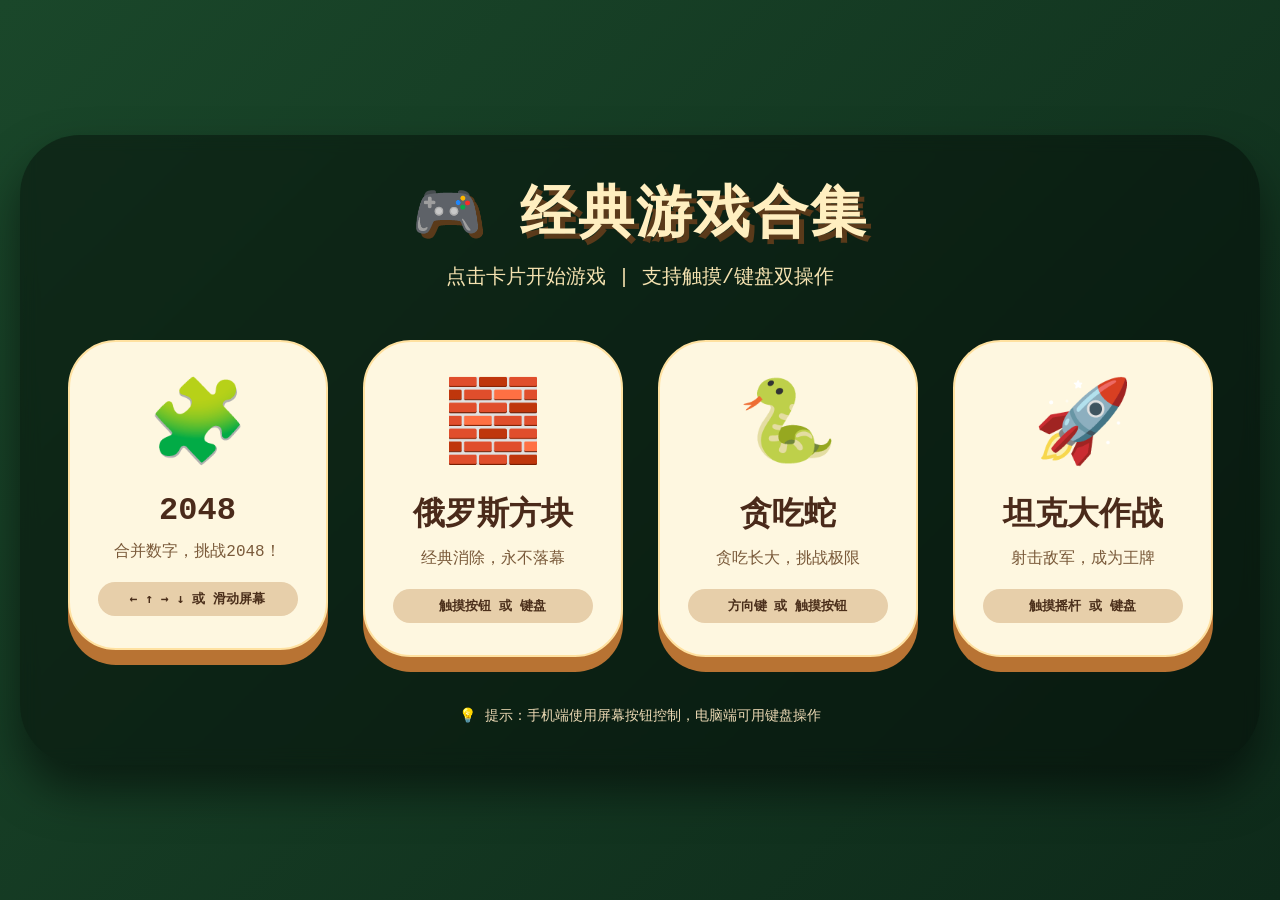
<file: index.html>
<!DOCTYPE html>
<html lang="zh-CN">
<head>
    <meta charset="UTF-8">
    <meta name="viewport" content="width=device-width, initial-scale=1.0, user-scalable=no, viewport-fit=cover">
    <title>经典游戏合集 | 游戏中心</title>
    <link rel="stylesheet" href="css/common.css">
    <style>
        /* 主页面专用样式 */
        .portal-container {
            max-width: 1300px;
            width: 100%;
            background: rgba(0, 0, 0, 0.4);
            backdrop-filter: blur(8px);
            border-radius: 60px;
            padding: 40px 30px;
            box-shadow: 0 25px 45px rgba(0, 0, 0, 0.5);
        }

        .portal-header {
            text-align: center;
            margin-bottom: 50px;
        }

        .portal-header h1 {
            font-size: 56px;
            color: #ffefc0;
            text-shadow: 5px 5px 0 #5a3a1a;
            letter-spacing: 2px;
        }

        .subtitle {
            font-size: 20px;
            color: #f5e2b0;
            margin-top: 12px;
        }

        .game-grid {
            display: flex;
            flex-wrap: wrap;
            justify-content: center;
            gap: 35px;
            margin: 40px 0;
        }

        .game-card-link {
            text-decoration: none;
            transition: transform 0.2s ease;
            display: block;
        }

        .game-card-link:active {
            transform: scale(0.96);
        }

        .game-portal-card {
            background: #fef7e0;
            border-radius: 48px;
            padding: 32px 28px;
            width: 260px;
            text-align: center;
            cursor: pointer;
            transition: all 0.25s;
            box-shadow: 0 15px 0 #b87333;
            border: 2px solid #ffe1a0;
        }

        .game-portal-card:active {
            transform: translateY(4px);
            box-shadow: 0 8px 0 #a55d2a;
        }

        .card-emoji {
            font-size: 80px;
            margin-bottom: 20px;
        }

        .game-portal-card h2 {
            font-size: 32px;
            color: #4a2a1a;
            margin-bottom: 12px;
        }

        .game-portal-card p {
            font-size: 16px;
            color: #7a5a3a;
            margin-bottom: 20px;
        }

        .card-footer {
            background: #e7cfaa;
            border-radius: 40px;
            padding: 8px 12px;
            font-size: 13px;
            font-weight: bold;
            color: #4a2e1a;
            font-family: monospace;
        }

        .portal-footer {
            text-align: center;
            margin-top: 50px;
            color: #ecd9b4;
            font-size: 14px;
        }

        /* 手机适配 */
        @media (max-width: 768px) {
            .portal-container {
                padding: 20px 15px;
                border-radius: 40px;
            }
            .portal-header h1 {
                font-size: 40px;
            }
            .subtitle {
                font-size: 16px;
            }
            .game-portal-card {
                padding: 20px 20px;
                width: 160px;
            }
            .card-emoji {
                font-size: 50px;
            }
            .game-portal-card h2 {
                font-size: 22px;
            }
            .game-portal-card p {
                font-size: 12px;
            }
            .card-footer {
                font-size: 10px;
            }
        }

        @media (max-width: 480px) {
            .game-grid {
                gap: 15px;
            }
            .game-portal-card {
                width: 140px;
                padding: 15px 12px;
            }
            .card-emoji {
                font-size: 40px;
            }
            .game-portal-card h2 {
                font-size: 18px;
            }
        }
    </style>
</head>
<body>
<div class="portal-container">
    <header class="portal-header">
        <h1>🎮 经典游戏合集</h1>
        <p class="subtitle">点击卡片开始游戏 | 支持触摸/键盘双操作</p>
    </header>

    <div class="game-grid">
        <a href="games/2048/index.html" class="game-card-link">
            <div class="game-portal-card" data-game="2048">
                <div class="card-emoji">🧩</div>
                <h2>2048</h2>
                <p>合并数字，挑战2048！</p>
                <div class="card-footer">← ↑ → ↓ 或 滑动屏幕</div>
            </div>
        </a>

        <a href="games/tetris/index.html" class="game-card-link">
            <div class="game-portal-card" data-game="tetris">
                <div class="card-emoji">🧱</div>
                <h2>俄罗斯方块</h2>
                <p>经典消除，永不落幕</p>
                <div class="card-footer">触摸按钮 或 键盘</div>
            </div>
        </a>

        <a href="games/snake/index.html" class="game-card-link">
            <div class="game-portal-card" data-game="snake">
                <div class="card-emoji">🐍</div>
                <h2>贪吃蛇</h2>
                <p>贪吃长大，挑战极限</p>
                <div class="card-footer">方向键 或 触摸按钮</div>
            </div>
        </a>

        <a href="games/tank/index.html" class="game-card-link">
            <div class="game-portal-card" data-game="tank">
                <div class="card-emoji">🚀</div>
                <h2>坦克大作战</h2>
                <p>射击敌军，成为王牌</p>
                <div class="card-footer">触摸摇杆 或 键盘</div>
            </div>
        </a>
    </div>

    <footer class="portal-footer">
        <p>💡 提示：手机端使用屏幕按钮控制，电脑端可用键盘操作</p>
    </footer>
</div>
</body>
</html>
</file>
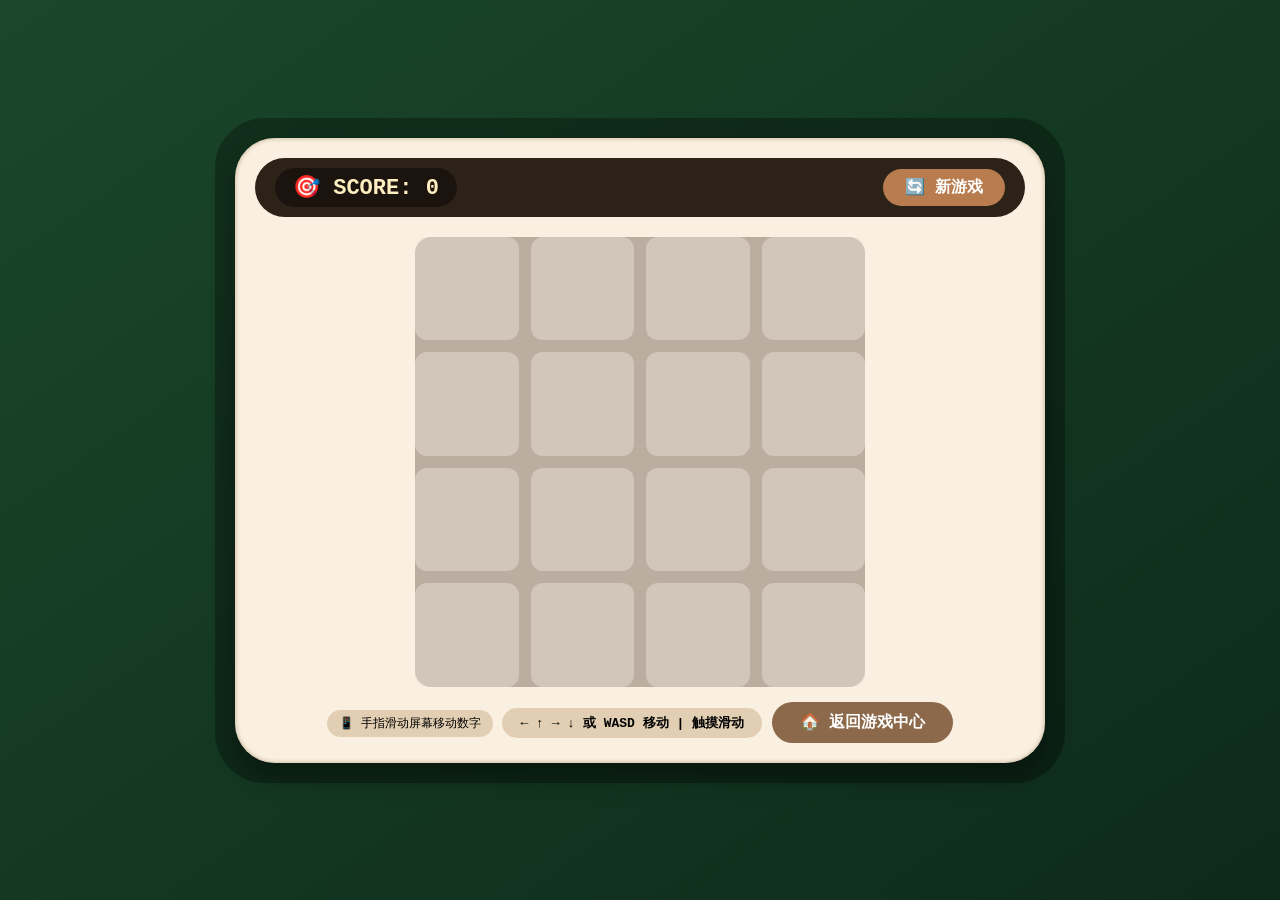
<file: games/2048/index.html>
<!DOCTYPE html>
<html lang="zh-CN">
<head>
    <meta charset="UTF-8">
    <meta name="viewport" content="width=device-width, initial-scale=1.0, user-scalable=no, viewport-fit=cover">
    <title>2048 | 经典数字游戏</title>
    <link rel="stylesheet" href="../../css/common.css">
    <link rel="stylesheet" href="style.css">
</head>
<body class="game-page-body">
<div class="game-wrapper">
    <div class="game-panel">
        <div class="score-header">
            <div class="score-board">🎯 SCORE: <span id="gameScore">0</span></div>
            <button class="reset-btn" id="resetGame">🔄 新游戏</button>
        </div>
        <div id="gameContainer">
            <div id="gridContainer" class="grid-2048"></div>
        </div>
        <div class="swipe-hint">📱 手指滑动屏幕移动数字</div>
        <div class="controls-tip">← ↑ → ↓ 或 WASD 移动 | 触摸滑动</div>
        <a href="../../index.html" class="back-home">🏠 返回游戏中心</a>
    </div>
</div>
<script src="../../js/common.js"></script>
<script src="game.js"></script>
</body>
</html>
</file>
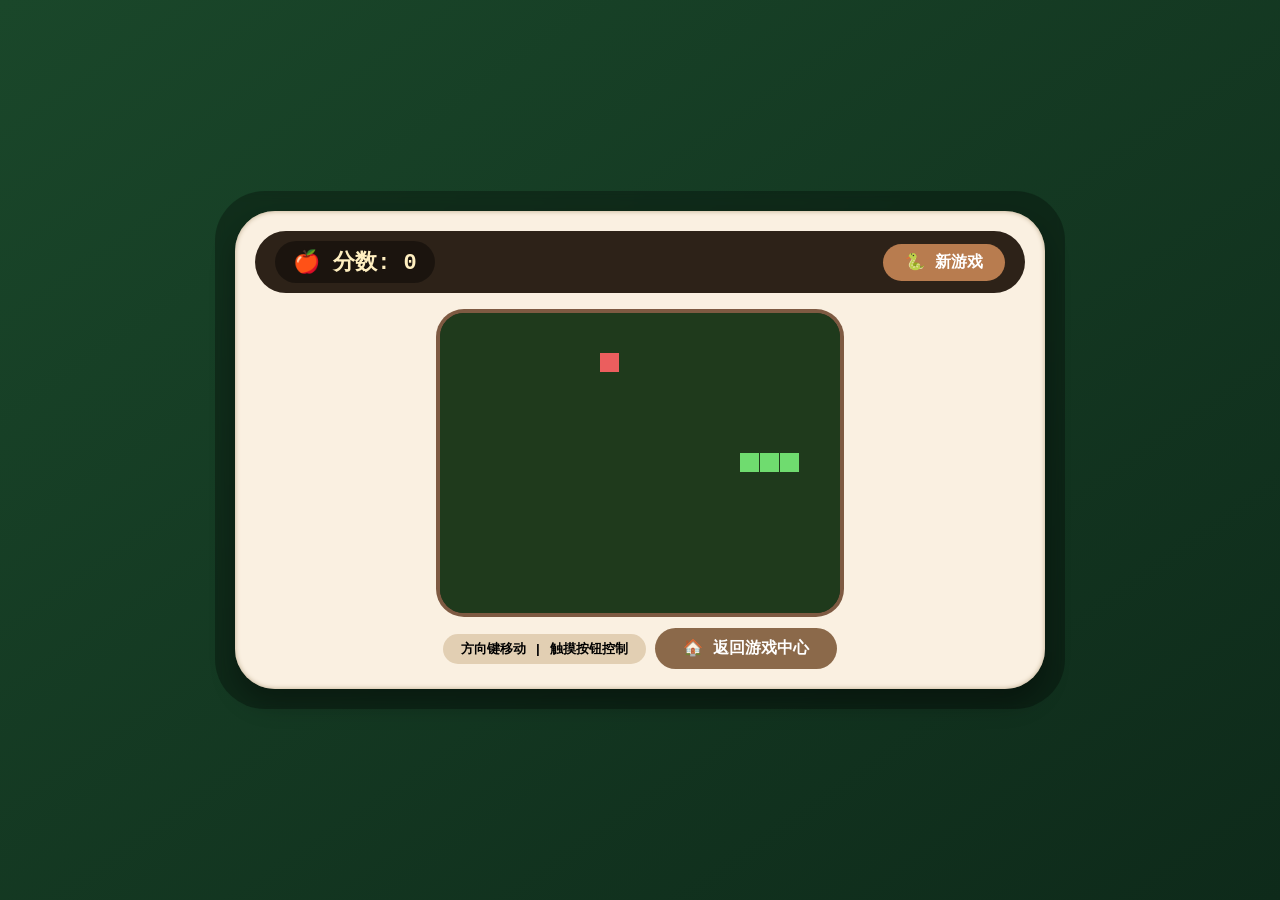
<file: games/snake/index.html>
<!DOCTYPE html>
<html lang="zh-CN">
<head>
    <meta charset="UTF-8">
    <meta name="viewport" content="width=device-width, initial-scale=1.0, user-scalable=no, viewport-fit=cover">
    <title>贪吃蛇 | 经典挑战</title>
    <link rel="stylesheet" href="../../css/common.css">
    <link rel="stylesheet" href="style.css">
</head>
<body class="game-page-body">
<div class="game-wrapper">
    <div class="game-panel">
        <div class="score-header">
            <div class="score-board">🍎 分数: <span id="snakeScore">0</span></div>
            <button class="reset-btn" id="resetSnake">🐍 新游戏</button>
        </div>
        <canvas id="snakeCanvas" class="snake-canvas"></canvas>

        <!-- 手机触摸控制 -->
        <div class="touch-controls">
            <div class="direction-pad">
                <div></div>
                <div class="direction-btn" data-dir="up">▲</div>
                <div></div>
                <div class="direction-btn" data-dir="left">◀</div>
                <div class="direction-btn" data-dir="down">▼</div>
                <div class="direction-btn" data-dir="right">▶</div>
            </div>
        </div>

        <div class="controls-tip">方向键移动 | 触摸按钮控制</div>
        <a href="../../index.html" class="back-home">🏠 返回游戏中心</a>
    </div>
</div>
<script src="../../js/common.js"></script>
<script src="game.js"></script>
</body>
</html>
</file>
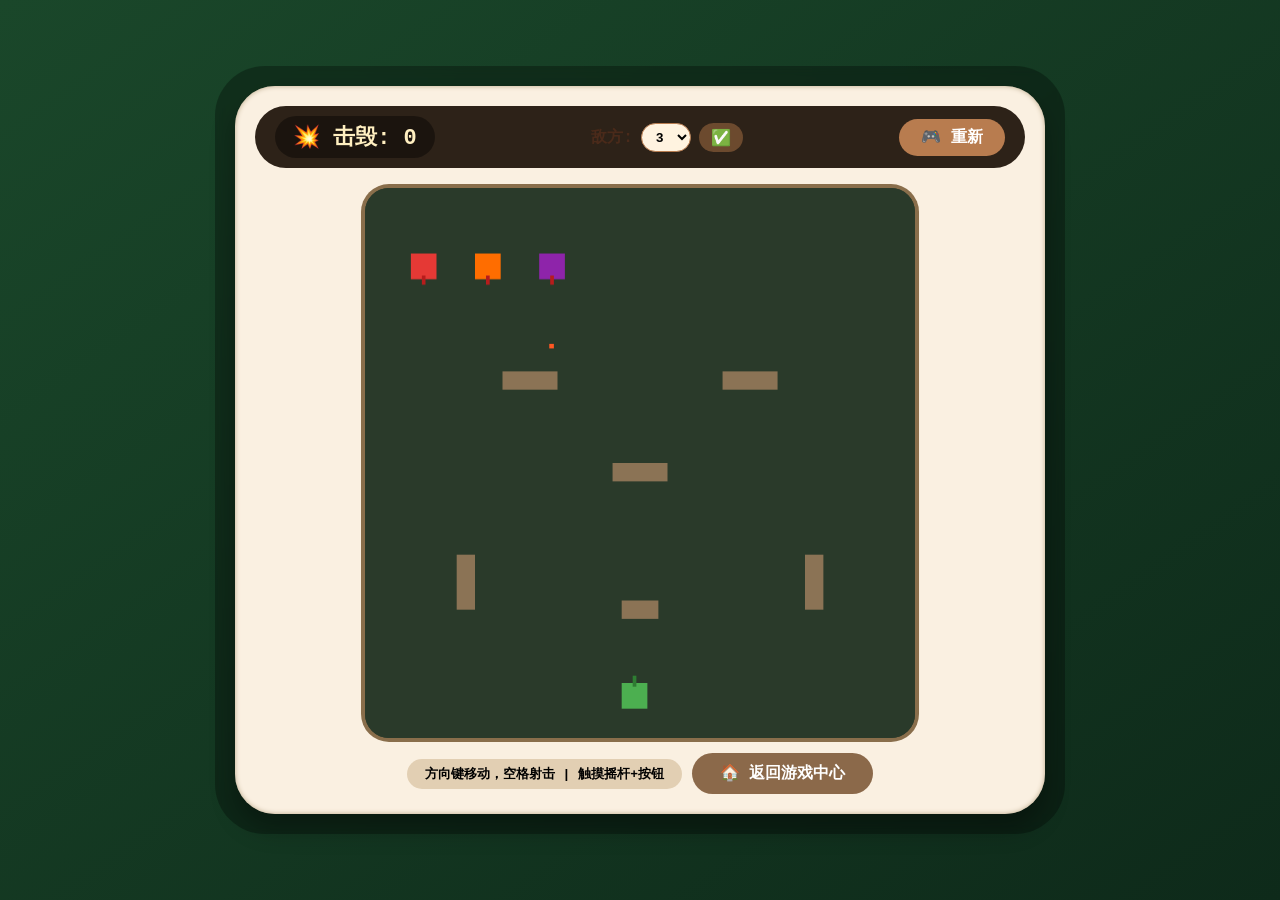
<file: games/tank/index.html>
<!DOCTYPE html>
<html lang="zh-CN">
<head>
    <meta charset="UTF-8">
    <meta name="viewport" content="width=device-width, initial-scale=1.0, user-scalable=no, viewport-fit=cover">
    <title>坦克大作战 | 钢铁突击</title>
    <link rel="stylesheet" href="../../css/common.css">
    <link rel="stylesheet" href="style.css">
</head>
<body class="game-page-body">
<div class="game-wrapper">
    <div class="game-panel">
        <div class="score-header">
            <div class="score-board">💥 击毁: <span id="tankScore">0</span></div>
            <div class="settings-group" style="display:flex; gap:8px; align-items:center;">
                <label style="color:#4a2a1a; font-weight:bold;">敌方:</label>
                <select id="enemyCount" style="padding:5px 10px; border-radius:20px;">
                    <option value="1">1</option>
                    <option value="2">2</option>
                    <option value="3" selected>3</option>
                    <option value="4">4</option>
                    <option value="5">5</option>
                    <option value="6">6</option>
                </select>
                <button class="reset-btn" id="applySettings" style="background:#6c4a2e; padding:5px 12px;">✅</button>
            </div>
            <button class="reset-btn" id="resetTank">🎮 重新</button>
        </div>
        <canvas id="tankCanvas" class="tank-canvas"></canvas>

        <!-- 手机触摸控制 -->
        <div class="touch-controls">
            <div class="direction-pad">
                <div></div>
                <div class="direction-btn" data-dir="up">▲</div>
                <div></div>
                <div class="direction-btn" data-dir="left">◀</div>
                <div class="direction-btn" data-dir="down">▼</div>
                <div class="direction-btn" data-dir="right">▶</div>
            </div>
            <div class="action-btn" id="mobileShootBtn">🔫 射击</div>
        </div>

        <div class="controls-tip">方向键移动，空格射击 | 触摸摇杆+按钮</div>
        <a href="../../index.html" id="backToHome" class="back-home">🏠 返回游戏中心</a>
    </div>
</div>
<script src="../../js/common.js"></script>
<script src="game.js"></script>
</body>
</html>
</file>
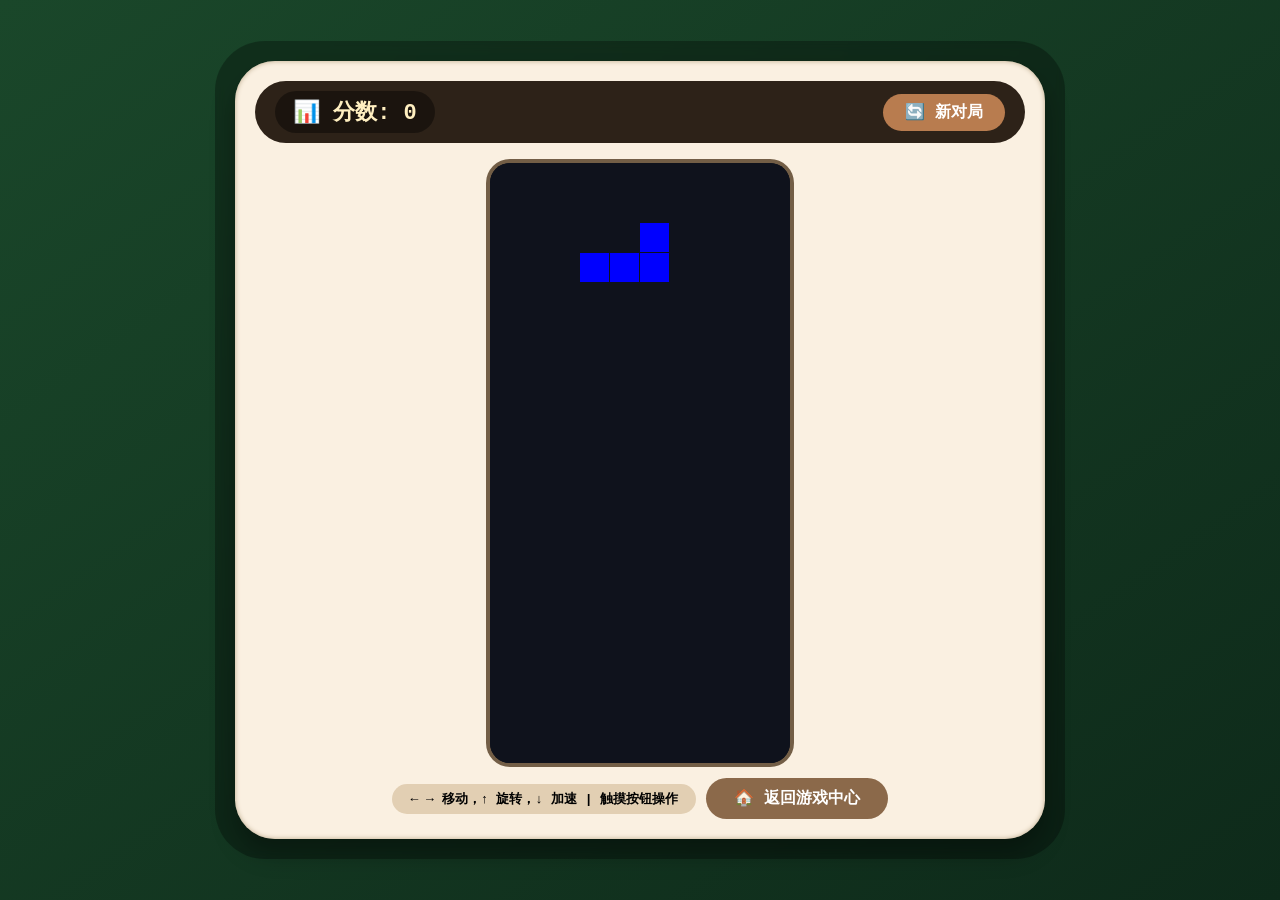
<file: games/tetris/index.html>
<!DOCTYPE html>
<html lang="zh-CN">
<head>
    <meta charset="UTF-8">
    <meta name="viewport" content="width=device-width, initial-scale=1.0, user-scalable=no, viewport-fit=cover">
    <title>俄罗斯方块 | 经典益智</title>
    <link rel="stylesheet" href="../../css/common.css">
    <link rel="stylesheet" href="style.css">
</head>
<body class="game-page-body">
<div class="game-wrapper">
    <div class="game-panel">
        <div class="score-header">
            <div class="score-board">📊 分数: <span id="tetrisScore">0</span></div>
            <button class="reset-btn" id="resetTetris">🔄 新对局</button>
        </div>
        <canvas id="tetrisCanvas" class="tetris-canvas"></canvas>

        <!-- 手机触摸控制 -->
        <div class="touch-controls">
            <div class="direction-pad">
                <div></div>
                <div class="direction-btn" data-dir="up">▲</div>
                <div></div>
                <div class="direction-btn" data-dir="left">◀</div>
                <div class="direction-btn" data-dir="down">▼</div>
                <div class="direction-btn" data-dir="right">▶</div>
            </div>
            <div class="action-btn rotate-btn" id="rotateBtn">🔄 旋转</div>
        </div>

        <div class="controls-tip">← → 移动，↑ 旋转，↓ 加速 | 触摸按钮操作</div>
        <a href="../../index.html" class="back-home">🏠 返回游戏中心</a>
    </div>
</div>
<script src="../../js/common.js"></script>
<script src="game.js"></script>
</body>
</html>
</file>
<file: css/common.css>
* {
    margin: 0;
    padding: 0;
    box-sizing: border-box;
    -webkit-tap-highlight-color: transparent;
}

body {
    font-family: 'Segoe UI', 'Press Start 2P', 'Courier New', monospace;
    background: linear-gradient(135deg, #1a472a 0%, #0e2a1a 100%);
    min-height: 100vh;
    display: flex;
    justify-content: center;
    align-items: center;
    padding: 20px;
}

/* 游戏页面通用容器 */
.game-page-body {
    background: linear-gradient(145deg, #1a472a 0%, #0e2a1a 100%);
    display: flex;
    justify-content: center;
    align-items: center;
    min-height: 100vh;
    padding: 20px;
}

.game-wrapper {
    background: rgba(0, 0, 0, 0.3);
    border-radius: 50px;
    padding: 20px;
    backdrop-filter: blur(4px);
    max-width: 850px;
    width: 100%;
}

.game-panel {
    background: #faf0e1;
    border-radius: 40px;
    padding: 20px;
    text-align: center;
    box-shadow: inset 0 0 5px #bba88a, 0 15px 25px rgba(0,0,0,0.3);
}

.score-header {
    display: flex;
    justify-content: space-between;
    align-items: center;
    background: #2d2218;
    padding: 10px 20px;
    border-radius: 80px;
    margin-bottom: 20px;
    flex-wrap: wrap;
    gap: 12px;
}

.score-board {
    background: #00000066;
    padding: 6px 18px;
    border-radius: 50px;
    color: #ffefc0;
    font-size: 22px;
    font-weight: bold;
}

.reset-btn {
    background: #b87c4f;
    border: none;
    padding: 8px 22px;
    border-radius: 60px;
    color: white;
    font-size: 16px;
    font-weight: bold;
    cursor: pointer;
    font-family: monospace;
    transition: 0.1s;
    touch-action: manipulation;
}

.reset-btn:active {
    transform: scale(0.95);
    background: #9b693e;
}

.back-home {
    display: inline-block;
    margin-top: 15px;
    background: #8b694a;
    color: white;
    text-decoration: none;
    padding: 10px 28px;
    border-radius: 40px;
    font-weight: bold;
    transition: 0.1s;
    font-size: 16px;
    touch-action: manipulation;
}

.back-home:active {
    transform: scale(0.96);
    background: #6d523a;
}

.controls-tip {
    background: #e2cfb3;
    display: inline-block;
    padding: 6px 18px;
    border-radius: 40px;
    margin-top: 18px;
    font-size: 13px;
    font-weight: bold;
}

/* 触摸控制通用样式 */
.touch-controls {
    display: none;
    justify-content: center;
    align-items: center;
    gap: 20px;
    margin-top: 20px;
    flex-wrap: wrap;
}

.direction-pad {
    display: grid;
    grid-template-columns: repeat(3, 70px);
    grid-template-rows: repeat(3, 70px);
    gap: 8px;
    background: rgba(0, 0, 0, 0.25);
    padding: 12px;
    border-radius: 80px;
}

.direction-btn {
    background: rgba(40, 40, 50, 0.9);
    backdrop-filter: blur(8px);
    border: 2px solid #ffd966;
    border-radius: 20px;
    font-size: 32px;
    display: flex;
    align-items: center;
    justify-content: center;
    cursor: pointer;
    transition: 0.03s linear;
    color: white;
    touch-action: manipulation;
    user-select: none;
}

.direction-btn:active {
    background: #ffd966;
    transform: scale(0.92);
    color: #333;
}

.action-btn {
    background: #d32f2f;
    border: 2px solid #ffab00;
    border-radius: 50px;
    min-width: 80px;
    padding: 0 20px;
    height: 70px;
    font-size: 24px;
    font-weight: bold;
    color: white;
    display: inline-flex;
    align-items: center;
    justify-content: center;
    cursor: pointer;
    touch-action: manipulation;
    user-select: none;
}

.action-btn:active {
    background: #b71c1c;
    transform: scale(0.92);
}

.rotate-btn {
    background: #ff9800;
}

.empty-cell {
    visibility: hidden;
}

/* 手机适配 */
@media (max-width: 768px) {
    .touch-controls {
        display: flex;
    }
    .controls-tip {
        display: none;
    }
    .direction-pad {
        grid-template-columns: repeat(3, 60px);
        grid-template-rows: repeat(3, 60px);
        gap: 6px;
    }
    .direction-btn {
        font-size: 28px;
    }
    .action-btn {
        height: 60px;
        min-width: 70px;
        font-size: 20px;
    }
    .score-board {
        font-size: 18px;
        padding: 4px 14px;
    }
    .reset-btn {
        padding: 6px 16px;
        font-size: 14px;
    }
    .game-panel {
        padding: 15px;
    }
}

@media (max-width: 480px) {
    .direction-pad {
        grid-template-columns: repeat(3, 50px);
        grid-template-rows: repeat(3, 50px);
        gap: 5px;
        padding: 8px;
    }
    .direction-btn {
        font-size: 24px;
        border-radius: 15px;
    }
    .action-btn {
        height: 50px;
        min-width: 60px;
        font-size: 16px;
    }
    .score-header {
        gap: 8px;
    }
}

/* 2048 滑动提示 */
.swipe-hint {
    background: #e2cfb3;
    padding: 5px 12px;
    border-radius: 30px;
    font-size: 12px;
    margin-top: 10px;
    display: inline-block;
}
</file>
<file: games/2048/style.css>
.grid-2048 {
    position: relative;
    background: #bbada0;
    border-radius: 16px;
    display: grid;
    grid-template-columns: repeat(4, 1fr);
    gap: 12px;
    width: min(70vw, 70vh, 450px);
    aspect-ratio: 1 / 1;
    margin: 0 auto;
    touch-action: none;
}

.grid-2048 .cell {
    background: rgba(238, 228, 218, 0.45);
    border-radius: 12px;
    aspect-ratio: 1 / 1;
}

.tile {
    position: absolute;
    display: flex;
    align-items: center;
    justify-content: center;
    font-weight: bold;
    border-radius: 12px;
    transition: all 0.08s linear;
    background: #eee4da;
    color: #776e65;
    font-size: 32px;
}

.tile[data-val="2"] { background: #eee4da; }
.tile[data-val="4"] { background: #ede0c8; }
.tile[data-val="8"] { background: #f2b179; color: #f9f6f2; }
.tile[data-val="16"] { background: #f59563; color: #f9f6f2; }
.tile[data-val="32"] { background: #f67c5f; color: #f9f6f2; }
.tile[data-val="64"] { background: #f65e3b; color: #f9f6f2; }
.tile[data-val="128"] { background: #edcf72; color: #f9f6f2; font-size: 28px; }
.tile[data-val="256"] { background: #edcc61; color: #f9f6f2; font-size: 28px; }
.tile[data-val="512"] { background: #edc850; color: #f9f6f2; font-size: 28px; }
.tile[data-val="1024"] { background: #edc53f; color: #f9f6f2; font-size: 24px; }
.tile[data-val="2048"] { background: #edc22e; color: #f9f6f2; font-size: 24px; }

@media (max-width: 768px) {
    .tile {
        font-size: 24px;
    }
    .tile[data-val="128"], .tile[data-val="256"], .tile[data-val="512"] {
        font-size: 20px;
    }
    .grid-2048 {
        gap: 8px;
    }
}
</file>
<file: games/snake/style.css>
.snake-canvas {
    background: #1b2a1a;
    border-radius: 24px;
    display: block;
    margin: 0 auto;
    box-shadow: 0 0 0 4px #7e5a42;
}

@media (max-width: 768px) {
    .snake-canvas {
        width: 100%;
        height: auto;
    }
}
</file>
<file: games/tank/style.css>
.tank-canvas {
    background: #2a3a2a;
    border-radius: 24px;
    display: block;
    margin: 0 auto;
    box-shadow: 0 0 0 4px #896e4b;
    cursor: pointer;
}

.settings-group select {
    background: #fff3e0;
    border: 1px solid #b87c4f;
    font-weight: bold;
    cursor: pointer;
    border-radius: 20px;
}

@media (max-width: 768px) {
    .tank-canvas {
        width: 100%;
        height: auto;
    }
    .settings-group {
        transform: scale(0.9);
    }
}
</file>
<file: games/tetris/style.css>
.tetris-canvas {
    background: #0a0f1a;
    border-radius: 20px;
    display: block;
    margin: 0 auto;
    box-shadow: 0 0 0 4px #735e46;
}

@media (max-width: 768px) {
    .tetris-canvas {
        width: 100%;
        height: auto;
    }
}
</file>
